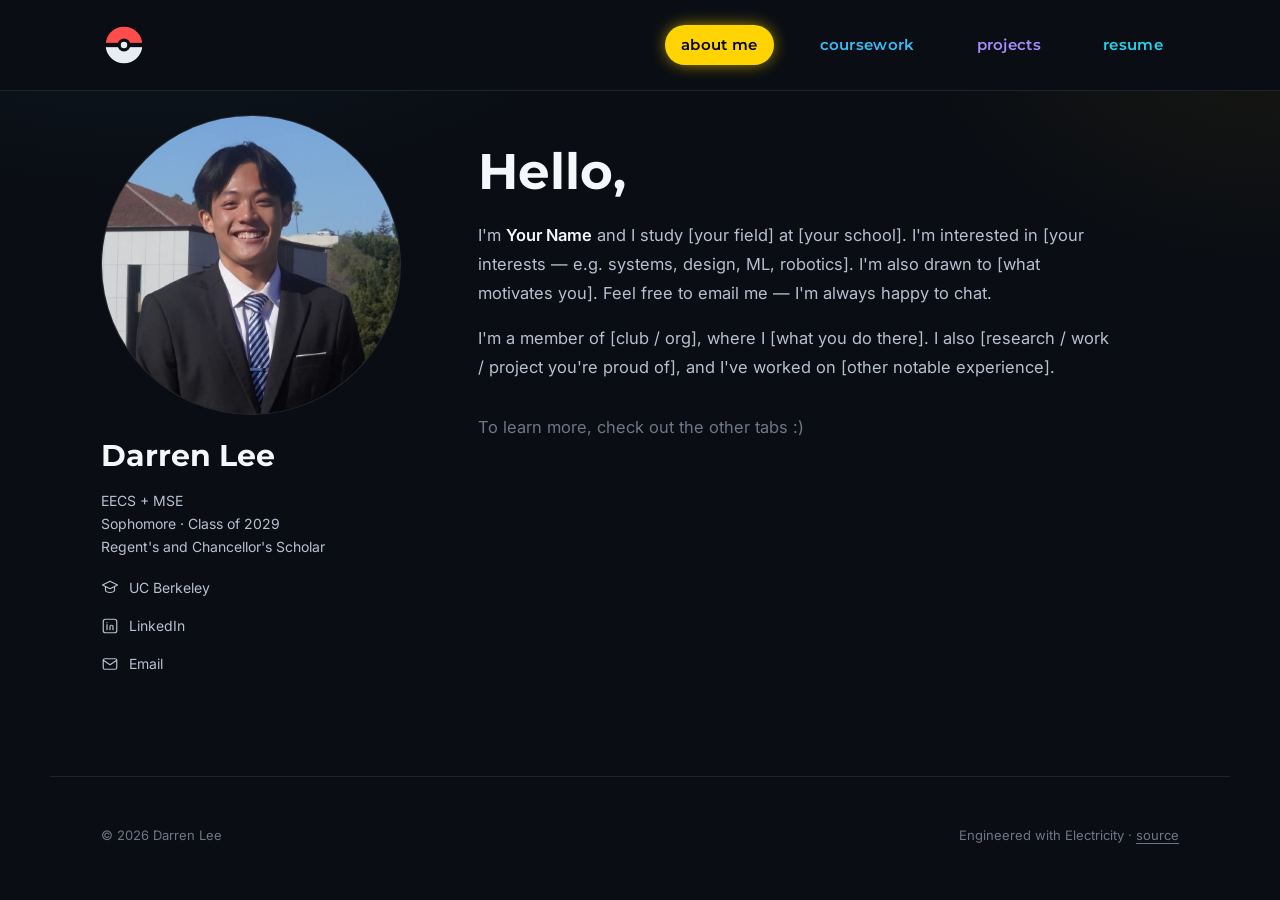
<file: index.html>
<!DOCTYPE html>
<html lang="en">
<head>
  <meta charset="UTF-8" />
  <meta name="viewport" content="width=device-width, initial-scale=1" />
  <title>Darren Lee - About Me</title>
  <meta name="description" content="Your Name — personal portfolio." />

  <link rel="preconnect" href="https://fonts.googleapis.com" />
  <link rel="preconnect" href="https://fonts.gstatic.com" crossorigin />
  <link rel="stylesheet"
        href="https://fonts.googleapis.com/css2?family=Montserrat:wght@600;700;800&family=Inter:wght@400;500;600&display=swap" />

  <link rel="stylesheet" href="css/styles.css" />
</head>

<body data-page="about">

  <!-- Nav is injected by /js/nav.js -->
  <div id="site-nav-mount"></div>

  <main class="page">
    <div class="about-grid">

      <!-- ───── SIDEBAR ───── -->
      <aside class="sidebar">
        <div class="photo">
          <img src="images/profile.jpg" alt="Darren Lee" />
        </div>

        <div>
          <div class="name">Darren Lee</div>
        </div>

        <div class="role">
          <div class="role-item">EECS + MSE</div>
          <div class="role-item">Sophomore · Class of 2029</div>
          <div class="role-item">Regent's and Chancellor's Scholar</div>
        </div>

        <ul class="socials">
          <li>
            <a href="https://www.berkeley.edu/" target="_blank" rel="noopener">
              <span class="icon" aria-hidden="true">
                <svg viewBox="0 0 24 24" fill="none" stroke="currentColor" stroke-width="1.6" stroke-linecap="round" stroke-linejoin="round"><path d="M12 3 2 8l10 5 10-5-10-5Z"/><path d="M6 10v5c0 1.5 3 3 6 3s6-1.5 6-3v-5"/></svg>
              </span>
              <span>UC Berkeley</span>
            </a>
          </li>
          <li>
            <a href="https://www.linkedin.com/in/darren-lee888" target="_blank" rel="noopener">
              <span class="icon" aria-hidden="true">
                <svg viewBox="0 0 24 24" fill="none" stroke="currentColor" stroke-width="1.6" stroke-linecap="round" stroke-linejoin="round"><rect x="3" y="3" width="18" height="18" rx="3"/><path d="M8 10v7M8 7.5v.01M12 17v-4a2 2 0 0 1 4 0v4M12 13v4"/></svg>
              </span>
              <span>LinkedIn</span>
            </a>
          </li>
          <li class="email-row">
            <a href="mailto:darren_plee@berkeley.edu" class="email-link" data-copy="darren_plee@berkeley.edu" aria-label="Copy email address">
              <span class="icon" aria-hidden="true">
                <svg viewBox="0 0 24 24" fill="none" stroke="currentColor" stroke-width="1.6" stroke-linecap="round" stroke-linejoin="round"><rect x="3" y="5" width="18" height="14" rx="2"/><path d="m3 7 9 6 9-6"/></svg>
              </span>
              <span>Email</span>
            </a>
            <span class="copy-toast" id="emailToast" role="status" aria-live="polite">copied!</span>
          </li>
        </ul>
      </aside>

      <!-- ───── CONTENT ───── -->
      <section class="about-content">
        <p class="hello">Hello,</p>

        <!-- TODO: your intro bio -->
        <p>I'm <strong>Your Name</strong> and I study [your field] at [your school]. I'm interested in [your interests — e.g. systems, design, ML, robotics]. I'm also drawn to [what motivates you]. Feel free to email me — I'm always happy to chat.</p>

        <!-- TODO: your involvement / experience summary -->
        <p>I'm a member of [club / org], where I [what you do there]. I also [research / work / project you're proud of], and I've worked on [other notable experience].</p>

        <p class="closer">To learn more, check out the other tabs :)</p>
      </section>

    </div>
  </main>

  <footer class="site-foot">
    <span>© 2026 Darren Lee</span>
    <span>Engineered with Electricity · <a href="#" target="_blank" rel="noopener">source</a></span>
  </footer>

  <script src="js/nav.js"></script>
  <script>
    (function () {
      const link = document.querySelector('a.email-link');
      const toast = document.getElementById('emailToast');
      if (!link || !toast) return;
      let hideTimer;

      link.addEventListener('click', async function (e) {
        e.preventDefault();
        const value = link.dataset.copy || '';
        try {
          if (navigator.clipboard && navigator.clipboard.writeText) {
            await navigator.clipboard.writeText(value);
          } else {
            const ta = document.createElement('textarea');
            ta.value = value;
            ta.setAttribute('readonly', '');
            ta.style.position = 'absolute';
            ta.style.left = '-9999px';
            document.body.appendChild(ta);
            ta.select();
            document.execCommand('copy');
            document.body.removeChild(ta);
          }
        } catch (err) { /* swallow */ }

        toast.classList.add('is-visible');
        clearTimeout(hideTimer);
        hideTimer = setTimeout(function () {
          toast.classList.remove('is-visible');
        }, 1400);
      });
    })();
  </script>
</body>
</html>
</file>
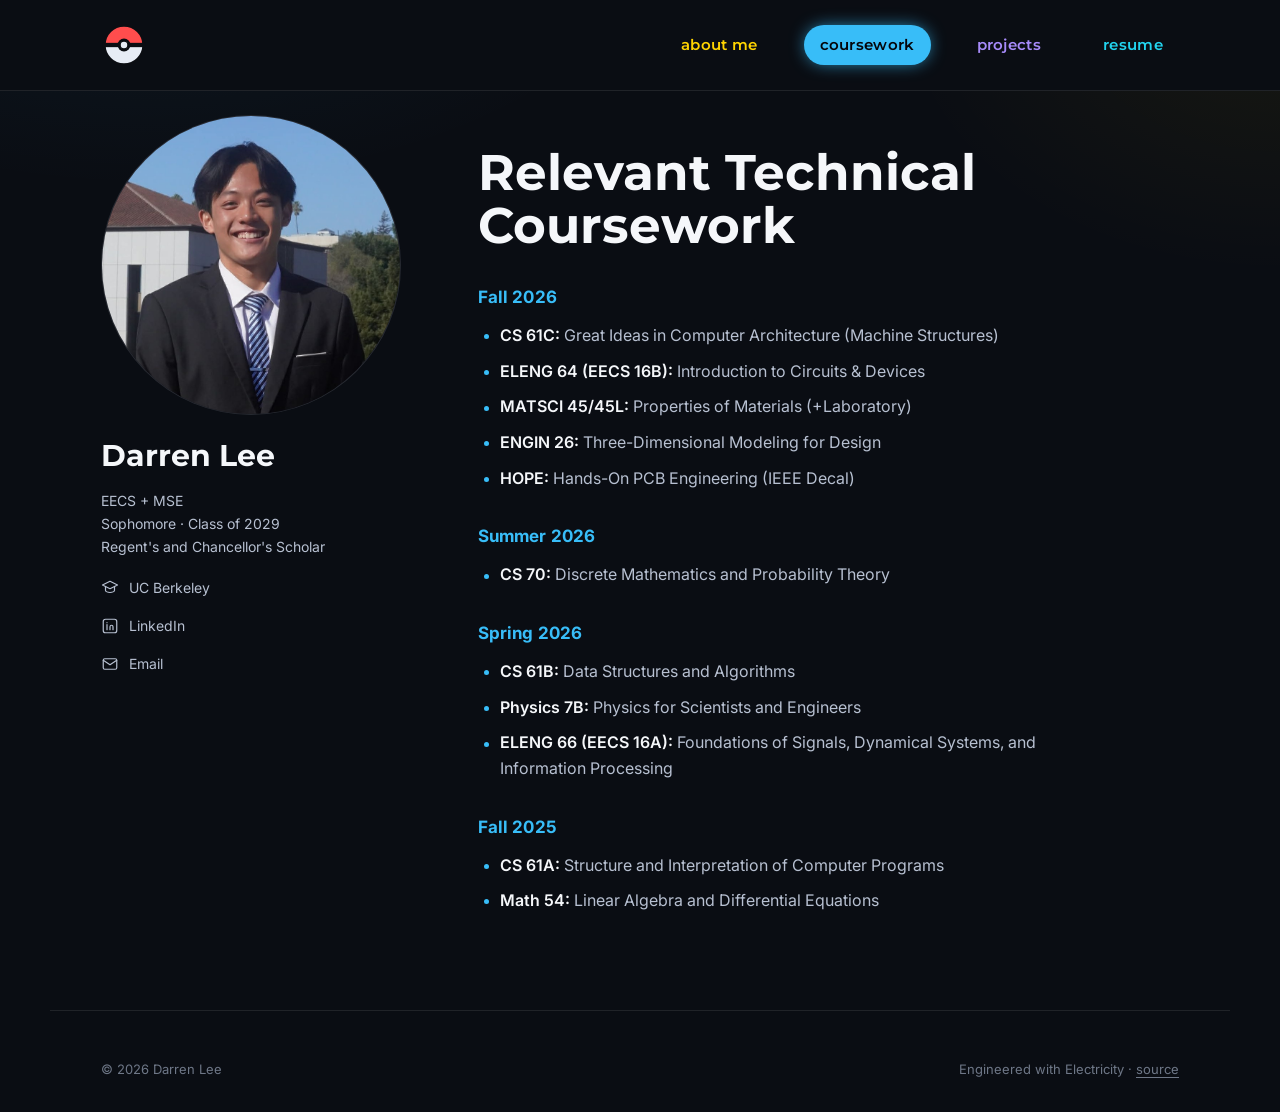
<file: coursework.html>
<!DOCTYPE html>
<html lang="en">
<head>
  <meta charset="UTF-8" />
  <meta name="viewport" content="width=device-width, initial-scale=1" />
  <title>Darren Lee - Coursework</title>
  <meta name="description" content="Your Name — relevant coursework." />

  <link rel="preconnect" href="https://fonts.googleapis.com" />
  <link rel="preconnect" href="https://fonts.gstatic.com" crossorigin />
  <link rel="stylesheet"
        href="https://fonts.googleapis.com/css2?family=Montserrat:wght@600;700;800&family=Inter:wght@400;500;600&display=swap" />

  <link rel="stylesheet" href="css/styles.css" />
</head>

<body data-page="coursework">

  <div id="site-nav-mount"></div>

  <main class="page">
    <div class="about-grid">

      <!-- ───── SIDEBAR (same as About) ───── -->
      <aside class="sidebar">
        <div class="photo">
          <img src="images/profile.jpg" alt="Darren Lee" />
        </div>

        <div>
          <div class="name">Darren Lee</div>
        </div>

        <div class="role">
          <div class="role-item">EECS + MSE</div>
          <div class="role-item">Sophomore · Class of 2029</div>
          <div class="role-item">Regent's and Chancellor's Scholar</div>
        </div>

        <ul class="socials">
          <li>
            <a href="https://www.berkeley.edu/" target="_blank" rel="noopener">
              <span class="icon" aria-hidden="true">
                <svg viewBox="0 0 24 24" fill="none" stroke="currentColor" stroke-width="1.6" stroke-linecap="round" stroke-linejoin="round"><path d="M12 3 2 8l10 5 10-5-10-5Z"/><path d="M6 10v5c0 1.5 3 3 6 3s6-1.5 6-3v-5"/></svg>
              </span>
              <span>UC Berkeley</span>
            </a>
          </li>
          <li>
            <a href="https://www.linkedin.com/in/darren-lee888" target="_blank" rel="noopener">
              <span class="icon" aria-hidden="true">
                <svg viewBox="0 0 24 24" fill="none" stroke="currentColor" stroke-width="1.6" stroke-linecap="round" stroke-linejoin="round"><rect x="3" y="3" width="18" height="18" rx="3"/><path d="M8 10v7M8 7.5v.01M12 17v-4a2 2 0 0 1 4 0v4M12 13v4"/></svg>
              </span>
              <span>LinkedIn</span>
            </a>
          </li>
          <li>
            <a href="mailto:darren_plee@berkeley.edu">
              <span class="icon" aria-hidden="true">
                <svg viewBox="0 0 24 24" fill="none" stroke="currentColor" stroke-width="1.6" stroke-linecap="round" stroke-linejoin="round"><rect x="3" y="5" width="18" height="14" rx="2"/><path d="m3 7 9 6 9-6"/></svg>
              </span>
              <span>Email</span>
            </a>
          </li>
        </ul>
      </aside>

      <!-- ───── CONTENT ───── -->
      <section class="about-content">
        <h1 class="coursework-title">Relevant Technical Coursework</h1>

        <!-- Duplicate the .coursework-semester block for each additional term. -->
        <div class="coursework-list">

          <div class="coursework-semester">
            <div class="term">Fall 2026</div>
            <ul>
              <li><span class="code">CS 61C:</span> Great Ideas in Computer Architecture (Machine Structures)</li>
              <li><span class="code">ELENG 64 (EECS 16B):</span> Introduction to Circuits &amp; Devices</li>
              <li><span class="code">MATSCI 45/45L:</span> Properties of Materials (+Laboratory)</li>
              <li><span class="code">ENGIN 26:</span> Three-Dimensional Modeling for Design</li>
              <li><span class="code">HOPE:</span> Hands-On PCB Engineering (IEEE Decal)</li>
            </ul>
          </div>

          <div class="coursework-semester">
            <div class="term">Summer 2026</div>
            <ul>
              <li><span class="code">CS 70:</span> Discrete Mathematics and Probability Theory</li>
            </ul>
          </div>

          <div class="coursework-semester">
            <div class="term">Spring 2026</div>
            <ul>
              <li><span class="code">CS 61B:</span> Data Structures and Algorithms</li>
              <li><span class="code">Physics 7B:</span> Physics for Scientists and Engineers</li>
              <li><span class="code">ELENG 66 (EECS 16A):</span> Foundations of Signals, Dynamical Systems, and Information Processing</li>
            </ul>
          </div>

          <div class="coursework-semester">
            <div class="term">Fall 2025</div>
            <ul>
              <li><span class="code">CS 61A:</span> Structure and Interpretation of Computer Programs</li>
              <li><span class="code">Math 54:</span> Linear Algebra and Differential Equations</li>
            </ul>
          </div>

        </div>
      </section>

    </div>
  </main>

  <footer class="site-foot">
    <span>© 2026 Darren Lee</span>
    <span>Engineered with Electricity · <a href="#" target="_blank" rel="noopener">source</a></span>
  </footer>

  <script src="js/nav.js"></script>
</body>
</html>
</file>
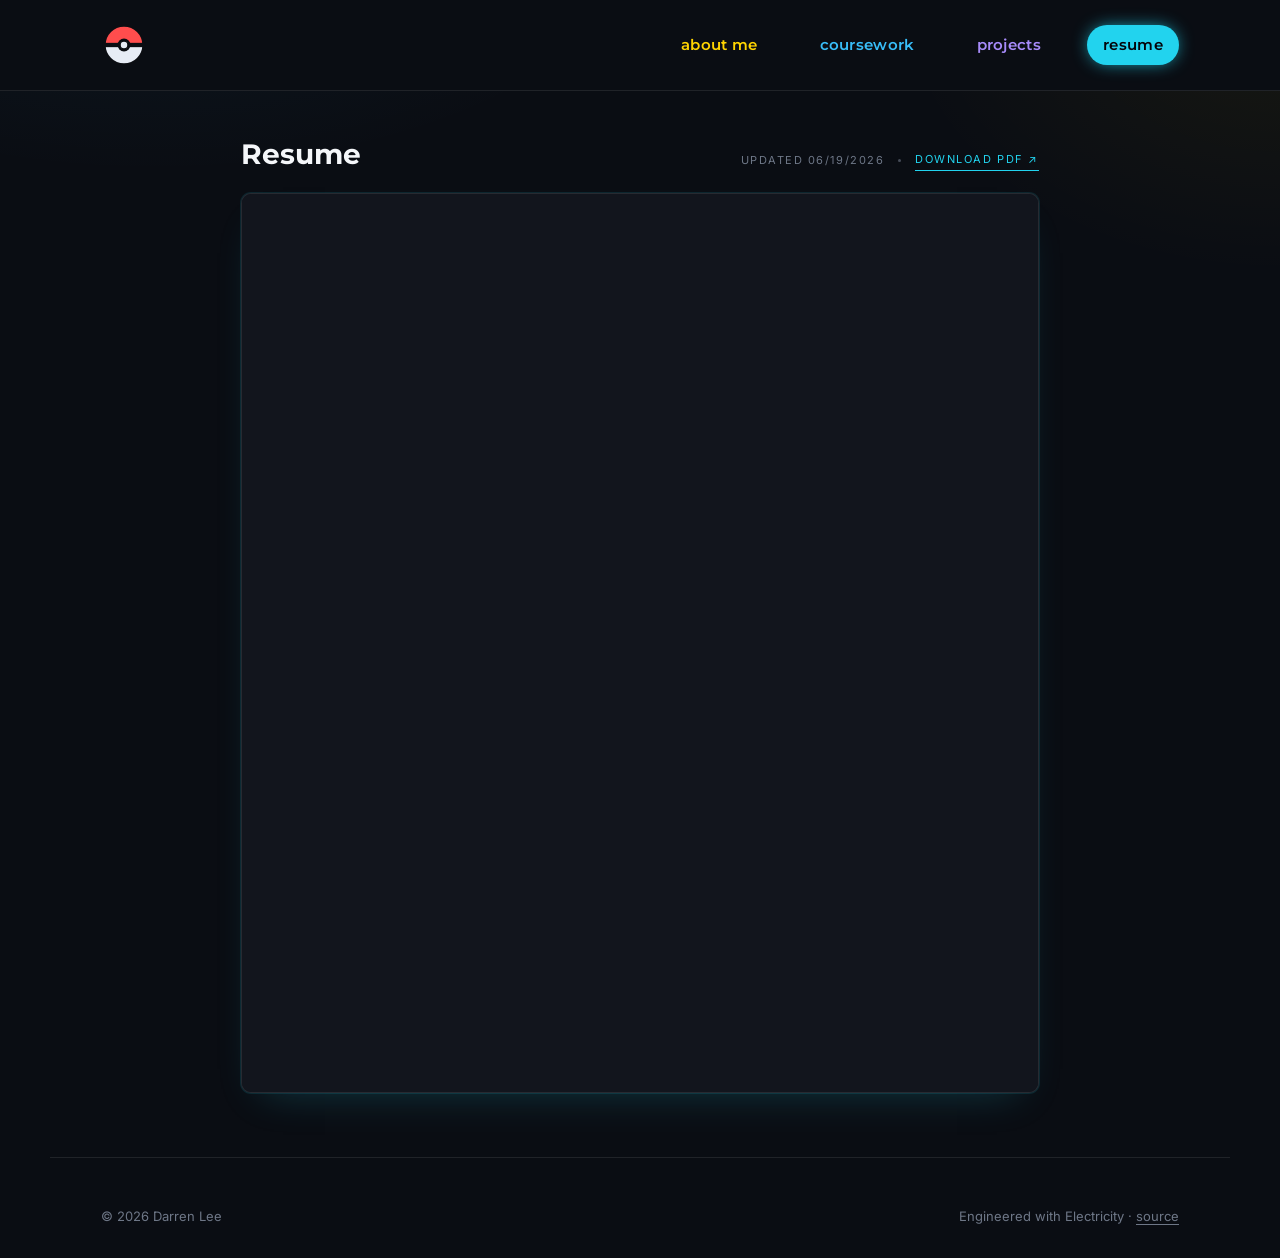
<file: resume.html>
<!DOCTYPE html>
<html lang="en">
<head>
  <meta charset="UTF-8" />
  <meta name="viewport" content="width=device-width, initial-scale=1" />
  <title>Darren Lee - Resume</title>
  <meta name="description" content="Resume — Your Name." />

  <link rel="preconnect" href="https://fonts.googleapis.com" />
  <link rel="preconnect" href="https://fonts.gstatic.com" crossorigin />
  <link rel="stylesheet"
        href="https://fonts.googleapis.com/css2?family=Montserrat:wght@600;700;800&family=Inter:wght@400;500;600&display=swap" />

  <link rel="stylesheet" href="css/styles.css" />
</head>

<body data-page="resume">

  <div id="site-nav-mount"></div>

  <main class="page">

    <header class="resume-head">
      <div class="title">Resume</div>
      <div class="meta">
        <span>updated 06/19/2026</span>
        <span class="dot" aria-hidden="true"></span>
        <!-- TODO: point this at your resume PDF in /assets/ -->
        <a href="assets/resume.pdf" target="_blank" rel="noopener">download pdf ↗</a>
      </div>
    </header>

    <!-- TODO: drop your resume PDF at assets/resume.pdf — it will show
         below automatically. Until then this shows a placeholder. -->
    <div class="resume-frame" id="resumeFrame">
      <iframe src="assets/resume.pdf#view=FitH" title="Resume (PDF)" loading="lazy"></iframe>
    </div>

  </main>

  <footer class="site-foot">
    <span>© 2026 Darren Lee</span>
    <span>Engineered with Electricity · <a href="#" target="_blank" rel="noopener">source</a></span>
  </footer>

  <script src="js/nav.js"></script>
  <script>
    (function () {
      fetch('assets/resume.pdf', { method: 'HEAD' })
        .then(function (res) { if (!res.ok) throw new Error(); })
        .catch(function () {
          document.getElementById('resumeFrame').innerHTML =
            '<div class="resume-empty">Drop your resume PDF at assets/resume.pdf and it will appear here.</div>';
        });
    })();
  </script>
</body>
</html>
</file>
<file: css/styles.css>
/* ============================================================
   PORTFOLIO — design tokens
   ------------------------------------------------------------
   Dark, electric/thunder theme. Edit these variables to reskin
   the whole site.
   ============================================================ */

:root {
  /* Backgrounds */
  --bg:            #0A0D13;   /* page background — near-black navy */
  --bg-raised:     #12151d;   /* cards / boxed sections */
  --bg-raised-2:   #171b25;

  /* Text */
  --text:          #B7C0D1;   /* body / sidebar text */
  --text-heading:  #F5F7FA;   /* names, "Hello" — near white */
  --text-muted:    #6E7787;   /* small / supporting text */
  --rule:          rgba(255,255,255,0.09); /* hairline rules + borders */

  /* Section / nav accent colors — electric / thunder palette */
  --c-about:       #FFD400;   /* About Me   — electric yellow (lightning) */
  --c-coursework:  #38BDF8;   /* Coursework — electric blue */
  --c-projects:    #A78BFA;   /* Projects   — electric violet */
  --c-resume:      #22D3EE;   /* Resume     — electric cyan */

  /* Glow accents (box-shadows) */
  --glow-blue:     rgba(56, 189, 248, 0.35);
  --glow-yellow:   rgba(255, 212, 0, 0.30);

  /* Fonts */
  --font-display:        'Montserrat', system-ui, sans-serif; /* headings */
  --font-display-chunky: 'Montserrat', system-ui, sans-serif; /* nav + big titles */
  --font-sans:           'Inter', system-ui, sans-serif;      /* body */

  /* Spacing scale */
  --s-1:  4px;
  --s-2:  8px;
  --s-3:  12px;
  --s-4:  16px;
  --s-5:  24px;
  --s-6:  32px;
  --s-7:  48px;
  --s-8:  64px;
  --s-9:  96px;

  /* Layout */
  --page-max:      1180px;
  --gutter:        clamp(20px, 4vw, 56px);
  --sidebar-w:     300px;
}

/* ============================================================
   RESET-ISH
   ============================================================ */
*, *::before, *::after { box-sizing: border-box; }
html { -webkit-text-size-adjust: 100%; }
body {
  margin: 0;
  background: var(--bg);
  /* faint radial glow for a techy backdrop */
  background-image:
    radial-gradient(ellipse 900px 500px at 12% -10%, rgba(56,189,248,0.08), transparent 60%),
    radial-gradient(ellipse 700px 500px at 100% 0%, rgba(255,212,0,0.06), transparent 55%);
  background-repeat: no-repeat;
  color: var(--text);
  font-family: var(--font-sans);
  font-size: 16px;
  line-height: 1.6;
  -webkit-font-smoothing: antialiased;
  -moz-osx-font-smoothing: grayscale;
}
a { color: inherit; text-decoration: none; }
img { max-width: 100%; display: block; }
ul { list-style: none; padding: 0; margin: 0; }
h1, h2, h3, h4, p { margin: 0; }

/* ============================================================
   TOP NAV (shared across all pages — injected by /js/nav.js)
   Nav scrolls away with the page (not sticky).
   ============================================================ */
.site-nav {
  border-bottom: 1px solid var(--rule);
  background: var(--bg);
}
.nav-inner {
  max-width: var(--page-max);
  margin: 0 auto;
  padding: 22px var(--gutter);
  display: flex;
  align-items: center;
  justify-content: space-between;
  gap: var(--s-5);
}
.nav-brand {
  display: inline-flex;
  align-items: center;
  color: var(--text-heading);
  line-height: 0;
}

/* pokeball ↔ thunderbolt-pokeball hover swap — both SVGs share one
   bounding box so the circle silhouette is identical between states */
.brand-icon {
  position: relative;
  width: 46px;
  height: 46px;
  display: inline-block;
}
.brand-icon svg {
  position: absolute;
  inset: 0;
  width: 100%;
  height: 100%;
  display: block;
  transition: opacity .22s ease, transform .22s ease, filter .22s ease;
}
.brand-icon .icon-pokeball {
  opacity: 1;
  transform: scale(1);
}
.brand-icon .icon-thunderball {
  opacity: 0;
  transform: scale(0.88) translateY(2px);
}
.nav-brand:hover .icon-pokeball {
  opacity: 0;
  transform: scale(0.9);
}
.nav-brand:hover .icon-thunderball {
  opacity: 1;
  transform: scale(1) translateY(0);
  filter: drop-shadow(0 0 8px var(--glow-yellow));
}

.nav-links {
  display: flex;
  align-items: center;
  gap: clamp(14px, 2.6vw, 30px);
}
.nav-link {
  font-family: var(--font-display-chunky);
  font-weight: 600;
  font-size: 15px;
  letter-spacing: 0.02em;
  text-transform: lowercase;
  padding: 8px 16px;
  border-radius: 999px;
  white-space: nowrap;
  transition: background-color .18s ease, color .18s ease, box-shadow .18s ease;
  background: transparent;
}
.nav-link:hover,
.nav-link.is-active {
  background: var(--link-c);
  color: #04050a;
  box-shadow: 0 0 18px -4px var(--link-c);
}
.nav-about      { --link-c: var(--c-about);      color: var(--c-about); }
.nav-coursework { --link-c: var(--c-coursework); color: var(--c-coursework); }
.nav-projects   { --link-c: var(--c-projects);   color: var(--c-projects); }
.nav-resume     { --link-c: var(--c-resume);     color: var(--c-resume); }

/* pokemon peeking over each nav tab on hover — anchored above the pill
   so it never overlaps (and never blocks) the link text itself */
.nav-item {
  position: relative;
  display: inline-flex;
}
.nav-peek {
  position: absolute;
  bottom: 100%;
  left: 50%;
  width: 28px;
  height: 28px;
  object-fit: contain;
  transform: translate(-50%, 16px) scale(0.7);
  opacity: 0;
  pointer-events: none;
  transition: opacity .2s ease, transform .2s ease;
  z-index: 3;
}
.nav-item:hover .nav-peek {
  opacity: 1;
  transform: translate(-50%, 8px) scale(1);
}

/* ============================================================
   PAGE SHELL
   ============================================================ */
.page {
  max-width: var(--page-max);
  margin: 0 auto;
  padding: clamp(24px, 4vw, 48px) var(--gutter) var(--s-9);
}

.page-title {
  font-family: var(--font-display-chunky);
  font-weight: 800;
  font-size: clamp(40px, 6vw, 68px);
  line-height: 1.05;
  letter-spacing: -0.01em;
  text-transform: lowercase;
  margin-bottom: var(--s-7);
}
.page-title.is-about      { color: var(--c-about); }
.page-title.is-coursework { color: var(--c-coursework); }
.page-title.is-projects   { color: var(--c-projects); }
.page-title.is-resume     { color: var(--c-resume); }

/* ============================================================
   ABOUT ME / HOME — sidebar + content layout
   ============================================================ */
.about-grid {
  display: grid;
  grid-template-columns: var(--sidebar-w) 1fr;
  gap: clamp(40px, 6vw, 80px);
  align-items: start;
}

/* ---- Sidebar ---- */
.sidebar {
  position: sticky;
  top: 110px;
  display: flex;
  flex-direction: column;
  gap: var(--s-4);
}
.sidebar .photo {
  width: 100%;
  aspect-ratio: 1 / 1;
  border-radius: 50%;
  overflow: hidden;
  background: var(--bg-raised);
  border: 1px solid var(--rule);
  display: flex;
  align-items: center;
  justify-content: center;
  color: var(--text-muted);
}
.sidebar .photo img {
  width: 100%; height: 100%;
  object-fit: cover;
  object-position: center 22%;
}
.sidebar .photo .photo-placeholder {
  width: 42%;
  height: 42%;
  opacity: 0.5;
}
.sidebar .name {
  font-family: var(--font-display);
  font-weight: 700;
  font-size: 30px;
  line-height: 1.15;
  color: var(--text-heading);
  margin-top: var(--s-2);
}
.sidebar .role {
  font-family: var(--font-sans);
  font-size: 14px;
  color: var(--text);
  line-height: 1.5;
}
.sidebar .role-item + .role-item {
  margin-top: 2px;
}

/* social icon links */
.sidebar .socials {
  display: flex;
  flex-direction: column;
  gap: var(--s-2);
  margin-top: 0;
}
.sidebar .socials a {
  display: flex;
  align-items: center;
  gap: 10px;
  font-family: var(--font-sans);
  font-size: 14px;
  color: var(--text);
  padding: 4px 0;
  transition: color .15s ease;
}
.sidebar .socials a:hover { color: var(--c-about); }
.sidebar .socials .icon {
  width: 18px; height: 18px;
  display: inline-flex; align-items: center; justify-content: center;
  color: var(--text);
  flex-shrink: 0;
}
.sidebar .socials .icon svg { width: 18px; height: 18px; }
.sidebar .socials li.email-row { position: relative; }
.sidebar .socials a.email-link { cursor: pointer; }
.copy-toast {
  position: absolute;
  left: 28px;
  top: calc(100% + 6px);
  font-family: var(--font-sans);
  font-size: 12px;
  font-weight: 500;
  letter-spacing: 0.01em;
  color: var(--bg);
  background: var(--c-about);
  border-radius: 999px;
  padding: 5px 12px;
  box-shadow: 0 6px 16px -6px var(--glow-yellow);
  pointer-events: none;
  opacity: 0;
  transform: translateY(-4px);
  transition: opacity .18s ease, transform .18s ease;
  white-space: nowrap;
}
.copy-toast.is-visible { opacity: 1; transform: translateY(0); }

/* ---- Right content ---- */
.about-content {
  max-width: 640px;
  padding-top: clamp(16px, 2.5vw, 40px);
}
.about-content .hello {
  font-family: var(--font-display);
  font-weight: 700;
  font-size: clamp(36px, 5vw, 50px);
  line-height: 1;
  color: var(--text-heading);
  margin-bottom: var(--s-5);
}
.about-content p {
  font-family: var(--font-sans);
  font-size: 16.5px;
  color: var(--text);
  line-height: 1.75;
}
.about-content p + p { margin-top: var(--s-4); }
.about-content strong {
  font-weight: 600;
  color: var(--text-heading);
}
.about-content a.inline-link {
  color: var(--c-about);
  border-bottom: 1px solid currentColor;
  padding-bottom: 1px;
}
.about-content a.inline-link:hover { opacity: 0.75; }

.about-content .closer {
  margin-top: var(--s-6);
  color: var(--text-muted);
}

/* ============================================================
   COURSEWORK PAGE
   ============================================================ */
body[data-page="coursework"] main.page,
body[data-page="about"] main.page {
  padding-top: var(--s-5);
}
.coursework-title {
  font-family: var(--font-display);
  font-size: clamp(36px, 5vw, 50px);
  line-height: 1.05;
  color: var(--text-heading);
  margin-bottom: var(--s-6);
  font-weight: 700;
}
.coursework-list {
  display: flex;
  flex-direction: column;
  gap: var(--s-6);
}
.coursework-semester {
  display: flex;
  flex-direction: column;
  gap: var(--s-3);
}
.coursework-semester .term {
  font-family: var(--font-sans);
  font-size: 17px;
  font-weight: 700;
  color: var(--c-coursework);
  letter-spacing: 0.005em;
}
.coursework-semester ul {
  display: flex;
  flex-direction: column;
  gap: 10px;
  padding-left: 0;
}
.coursework-semester li {
  font-family: var(--font-sans);
  font-size: 16px;
  line-height: 1.6;
  color: var(--text);
  padding-left: 22px;
  position: relative;
}
.coursework-semester li::before {
  content: "";
  position: absolute;
  left: 6px;
  top: 0.7em;
  width: 5px;
  height: 5px;
  border-radius: 50%;
  background: var(--c-coursework);
}
.coursework-semester li .code {
  font-weight: 600;
  color: var(--text-heading);
}

/* ============================================================
   PROJECTS PAGE
   ============================================================ */
body[data-page="projects"] main.page {
  max-width: 1400px;
  padding-top: clamp(40px, 5vw, 64px);
}
.projects-grid {
  display: grid;
  grid-template-columns: repeat(3, 1fr);
  gap: clamp(14px, 1.6vw, 22px);
}
.project-tile {
  position: relative;
  aspect-ratio: 1 / 1;
  overflow: hidden;
  background: var(--bg-raised);
  border: 1px solid var(--rule);
  border-radius: 10px;
  display: block;
  color: #fff;
  text-decoration: none;
  isolation: isolate;
}
.project-tile .ph,
.project-tile img.cover {
  position: absolute;
  inset: 0;
  width: 100%; height: 100%;
  object-fit: cover;
  z-index: 0;
  transition: filter .35s ease, transform .6s ease;
}
.project-tile .ph {
  background: var(--bg-raised);
  display: flex;
  align-items: center;
  justify-content: center;
  font-family: var(--font-sans);
  font-size: 12px;
  color: var(--text-muted);
  text-align: center;
  padding: var(--s-3);
}
.project-tile .overlay {
  position: absolute;
  inset: 0;
  background: rgba(6, 8, 12, 0.0);
  display: flex;
  flex-direction: column;
  align-items: center;
  justify-content: center;
  text-align: center;
  padding: var(--s-5);
  opacity: 0;
  transition: opacity .3s ease, background-color .3s ease;
  z-index: 1;
}
.project-tile:hover .overlay,
.project-tile:focus-visible .overlay {
  opacity: 1;
  background: rgba(6, 8, 12, 0.75);
}
.project-tile:hover .ph,
.project-tile:hover img.cover {
  filter: brightness(0.55);
  transform: scale(1.03);
}
.project-tile .pt-name {
  font-family: var(--font-display);
  font-size: clamp(20px, 2.2vw, 26px);
  line-height: 1.1;
  color: #fff;
  font-weight: 700;
  margin-bottom: 10px;
}
.project-tile .pt-date {
  font-family: var(--font-sans);
  font-size: 12px;
  letter-spacing: 0.22em;
  text-transform: uppercase;
  color: var(--c-projects);
}

@media (max-width: 820px) {
  .projects-grid { grid-template-columns: repeat(2, 1fr); }
}
@media (max-width: 520px) {
  .projects-grid { grid-template-columns: 1fr; }
}

/* ============================================================
   PROJECT DETAIL PAGE (per-project subpages in /projects/)
   ============================================================ */
.pd-head {
  margin-bottom: clamp(24px, 3vw, 40px);
}
.pd-eyebrow {
  font-family: var(--font-display);
  font-size: clamp(20px, 2vw, 26px);
  line-height: 1.15;
  color: var(--text-heading);
  font-weight: 700;
}
.pd-eyebrow .sub {
  color: var(--text-muted);
  font-style: italic;
  font-weight: 400;
  font-size: 0.85em;
}

.pd-media {
  display: grid;
  grid-template-columns: 1.15fr 1fr;
  gap: clamp(16px, 2vw, 28px);
  margin-bottom: clamp(28px, 4vw, 44px);
  align-items: start;
}
.pd-video {
  position: relative;
  aspect-ratio: 16 / 10;
  background: #000;
  overflow: hidden;
  border-radius: 20px;
  box-shadow:
    0 0 0 1px rgba(56, 189, 248, 0.25),
    0 0 28px var(--glow-blue),
    0 14px 38px -6px rgba(56, 189, 248, 0.35);
}
.pd-video iframe {
  position: absolute;
  inset: 0;
  width: 100%;
  height: 100%;
  border: 0;
  display: block;
}
.pd-images {
  display: flex;
  flex-direction: column;
  gap: clamp(28px, 3vw, 44px);
}
.pd-img {
  width: 100%;
  height: auto;
  display: block;
  background: var(--bg-raised);
  border-radius: 16px;
  box-shadow:
    0 0 0 1px rgba(56, 189, 248, 0.22),
    0 0 22px rgba(56, 189, 248, 0.28),
    0 12px 30px -6px rgba(56, 189, 248, 0.35);
}
.pd-img-1 { align-self: center; width: 88%; }
.pd-img-2 { align-self: center; width: 100%; }

.pd-text {
  max-width: 980px;
  border: 1px solid var(--rule);
  background: var(--bg-raised);
  padding: clamp(24px, 3vw, 36px) clamp(24px, 3vw, 40px);
  border-radius: 8px;
  display: flex;
  flex-direction: column;
  gap: var(--s-4);
}
.pd-text p {
  font-family: var(--font-sans);
  font-size: 16px;
  line-height: 1.75;
  color: var(--text);
  margin: 0;
}
.pd-back {
  display: inline-flex;
  align-items: center;
  gap: 6px;
  font-family: var(--font-sans);
  font-size: 14px;
  color: var(--text);
  margin-top: clamp(28px, 4vw, 44px);
  transition: color .15s ease;
}
.pd-back:hover { color: var(--c-projects); }

@media (max-width: 820px) {
  .pd-media { grid-template-columns: 1fr; }
  .pd-img-1, .pd-img-2 { width: 100%; }
}

/* ============================================================
   PROJECT SUBPAGE — SHARED SECTION SYSTEM
   ============================================================ */
.proj-img {
  width: 100%;
  height: auto;
  display: block;
  background: transparent;
  border-radius: 16px;
  box-shadow:
    0 0 0 1px rgba(56, 189, 248, 0.22),
    0 0 22px rgba(56, 189, 248, 0.28),
    0 12px 30px -6px rgba(56, 189, 248, 0.35);
}

.proj-section { margin-top: clamp(48px, 6vw, 80px); }
.proj-section + .proj-section {
  border-top: 1px solid var(--rule);
  padding-top: clamp(40px, 5vw, 64px);
}
.proj-section.proj-hero { margin-top: clamp(16px, 2vw, 24px); }

.proj-kicker {
  font-family: var(--font-sans);
  font-size: 12px;
  letter-spacing: 0.22em;
  text-transform: uppercase;
  color: var(--text-muted);
  margin-bottom: var(--s-3);
}
.proj-section h2 {
  font-family: var(--font-display);
  font-size: clamp(26px, 3.2vw, 36px);
  color: var(--text-heading);
  margin: 0 0 var(--s-2) 0;
  line-height: 1.1;
  font-weight: 700;
}
.proj-section p {
  font-family: var(--font-sans);
  font-size: 16px;
  line-height: 1.75;
  color: var(--text);
  margin: 0;
}
.proj-section p + p { margin-top: var(--s-4); }
.proj-section .gap { height: clamp(20px, 3vw, 32px); }

.proj-hero-figure {
  margin-bottom: clamp(24px, 3vw, 36px);
  display: flex;
  justify-content: center;
}
.proj-hero-figure .proj-img {
  max-height: 540px;
  width: auto;
  max-width: 100%;
}

.proj-blurb {
  border: 1px solid var(--rule);
  background: var(--bg-raised);
  border-radius: 8px;
  padding: clamp(24px, 3vw, 36px) clamp(24px, 3vw, 40px);
}

.proj-grid-2 {
  display: grid;
  grid-template-columns: 1fr 1fr;
  gap: clamp(20px, 2.4vw, 32px);
  align-items: center;
}
.proj-grid-2 .proj-img { max-height: 420px; width: auto; margin: 0 auto; }

.proj-split {
  display: grid;
  grid-template-columns: 1.1fr 1fr;
  gap: clamp(28px, 4vw, 56px);
  align-items: center;
  margin-top: clamp(20px, 3vw, 32px);
}
.proj-split.reverse { grid-template-columns: 1fr 1.1fr; }
.proj-split.reverse .proj-media { order: 2; }
.proj-media { display: flex; justify-content: center; }
.proj-media .proj-img { max-height: 380px; width: auto; }

@media (max-width: 820px) {
  .proj-split,
  .proj-split.reverse { grid-template-columns: 1fr; }
  .proj-split.reverse .proj-media { order: 0; }
  .proj-grid-2 { grid-template-columns: 1fr; }
}

/* ============================================================
   RESUME PAGE
   ============================================================ */
body[data-page="resume"] main.page {
  max-width: 900px;
  padding-top: clamp(28px, 4vw, 48px);
  padding-bottom: clamp(40px, 5vw, 64px);
}
.resume-head {
  display: flex;
  align-items: baseline;
  justify-content: space-between;
  gap: var(--s-4);
  margin-bottom: clamp(14px, 1.8vw, 22px);
  flex-wrap: wrap;
}
.resume-head .title {
  font-family: var(--font-display);
  font-size: clamp(22px, 2.2vw, 28px);
  line-height: 1.1;
  color: var(--text-heading);
  font-weight: 700;
}
.resume-head .meta {
  font-family: var(--font-sans);
  font-size: 11px;
  letter-spacing: 0.14em;
  text-transform: uppercase;
  color: var(--text-muted);
  display: inline-flex;
  align-items: center;
  gap: 14px;
}
.resume-head .meta a {
  color: var(--c-resume);
  border-bottom: 1px solid currentColor;
  padding-bottom: 1px;
  transition: opacity .15s ease;
}
.resume-head .meta a:hover { opacity: 0.75; }
.resume-head .meta .dot {
  width: 3px; height: 3px;
  border-radius: 50%;
  background: currentColor;
  display: inline-block;
  opacity: 0.6;
}
.resume-frame {
  width: 100%;
  height: calc(100vh - 160px);
  min-height: 900px;
  border: 1px solid var(--rule);
  border-radius: 10px;
  background: var(--bg-raised);
  overflow: hidden;
  box-shadow:
    0 0 0 1px rgba(34, 211, 238, 0.12),
    0 18px 40px -22px rgba(34, 211, 238, 0.25);
}
.resume-frame iframe {
  display: block;
  width: 100%;
  height: 100%;
  border: 0;
  background: var(--bg-raised);
}
.resume-empty {
  display: flex;
  align-items: center;
  justify-content: center;
  height: 100%;
  color: var(--text-muted);
  font-family: var(--font-sans);
  font-size: 14px;
  text-align: center;
  padding: var(--s-6);
}
@media (max-width: 640px) {
  .resume-frame { min-height: 480px; }
}

/* ============================================================
   FOOTER
   ============================================================ */
.site-foot {
  width: 100%;
  max-width: var(--page-max);
  margin: 0 auto;
  padding: var(--s-7) var(--gutter) var(--s-6);
  border-top: 1px solid var(--rule);
  font-family: var(--font-sans);
  font-size: 13px;
  color: var(--text-muted);
  display: flex;
  justify-content: space-between;
  gap: var(--s-4);
  flex-wrap: wrap;
}
.site-foot a { color: var(--text-muted); border-bottom: 1px solid currentColor; }
.site-foot a:hover { color: var(--c-about); }

/* ============================================================
   RESPONSIVE
   ============================================================ */
@media (max-width: 820px) {
  .about-grid {
    grid-template-columns: 1fr;
    gap: var(--s-7);
  }
  .sidebar {
    position: static;
    max-width: 320px;
  }
  .nav-inner {
    flex-direction: column;
    align-items: flex-start;
    gap: var(--s-3);
    padding: 18px var(--gutter);
  }
  .nav-links {
    width: 100%;
    overflow-x: auto;
    padding-bottom: 2px;
  }
}
</file>
